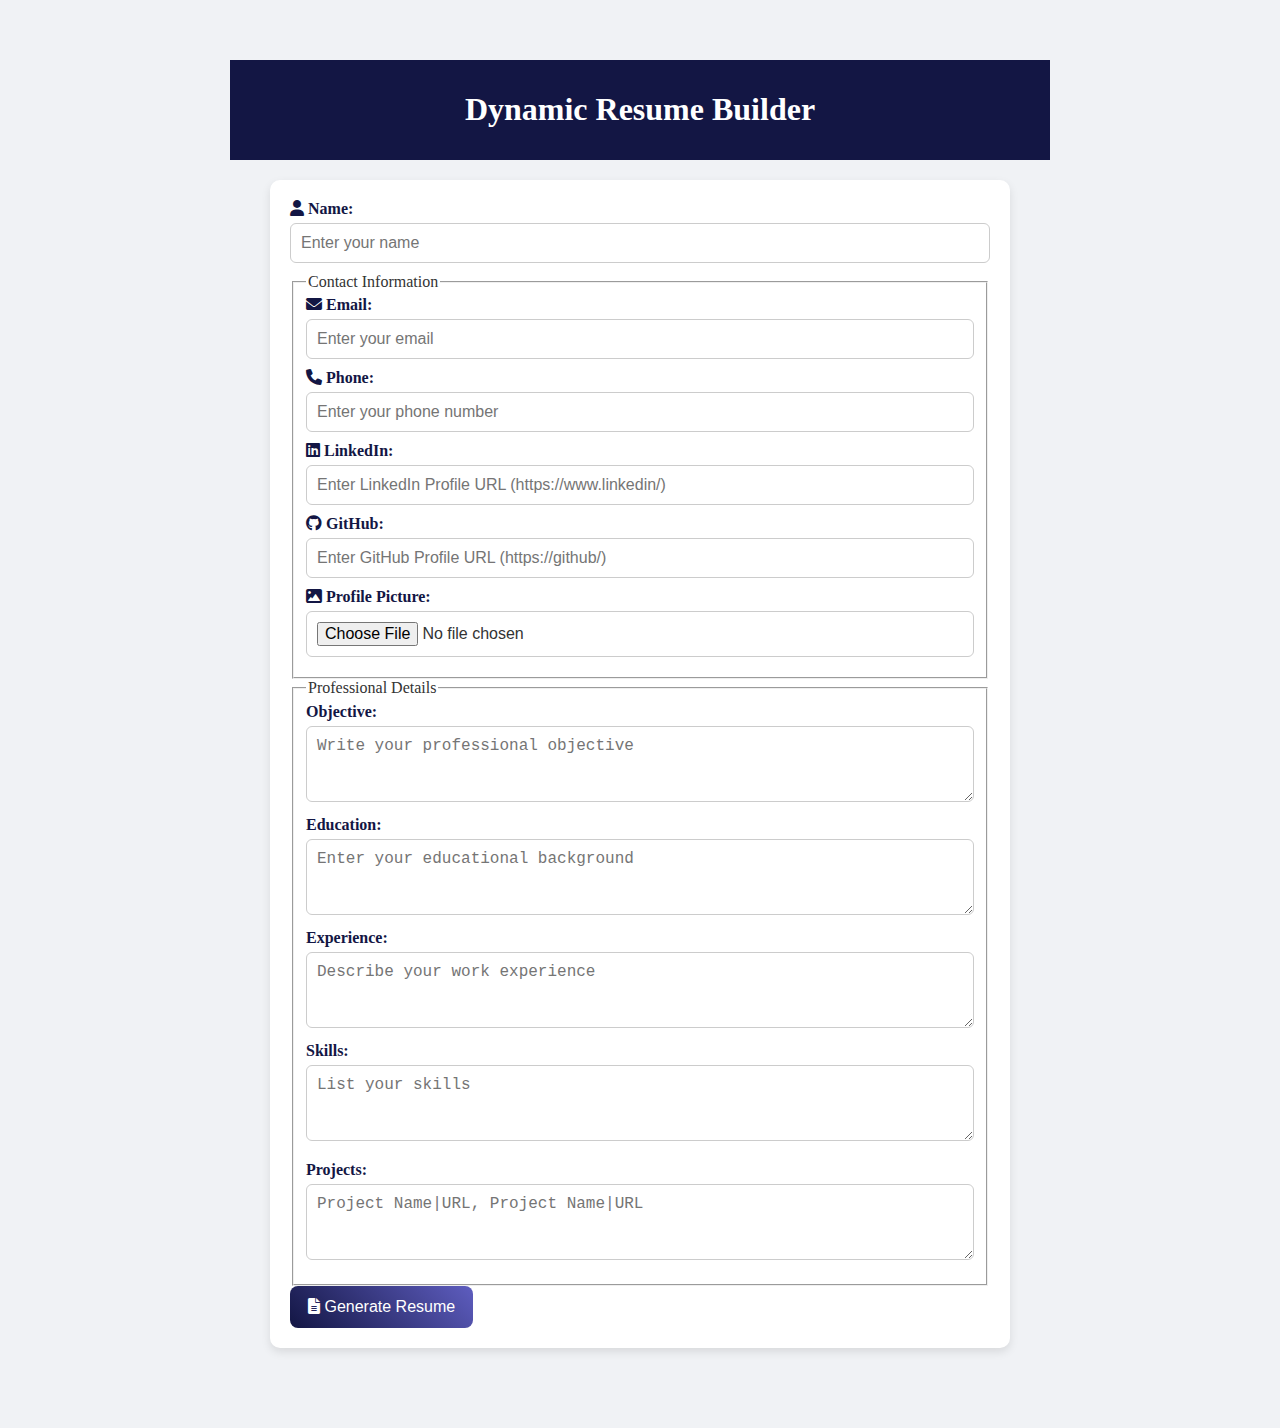
<file: dynamic_resume/index.html>
<!DOCTYPE html>
<html lang="en">

<head>
    <meta charset="UTF-8">
    <meta name="viewport" content="width=device-width, initial-scale=1.0">
    <title>Dynamic Resume Builder</title>
    <link rel="stylesheet" href="style.css">
    <link
    rel="stylesheet"
    href="https://cdnjs.cloudflare.com/ajax/libs/font-awesome/6.0.0-beta3/css/all.min.css"
  />
</head>

<body>
    <header>
        <h1>Dynamic Resume Builder</h1>
    </header>

    <main>
        <section id="form-section">
            <form id="resume-form">
                <div class="form-group">
                    <label for="name"><i class="fas fa-user"></i> Name:</label>
                    <input type="text" id="name" placeholder="Enter your name" required>
                </div>

                <fieldset>
                    <legend>Contact Information</legend>
                    <div class="form-group">
                        <label for="email"><i class="fas fa-envelope"></i> Email:</label>
                        <input type="email" id="email" placeholder="Enter your email" required>
                    </div>

                    <div class="form-group">
                        <label for="phone"><i class="fas fa-phone"></i> Phone:</label>
                        <input type="tel" id="phone" placeholder="Enter your phone number" required>
                    </div>

                    <div class="form-group">
                        <label for="linkedIn"><i class="fab fa-linkedin"></i> LinkedIn:</label>
                        <input type="url" id="linkedIn" placeholder="Enter LinkedIn Profile URL (https://www.linkedin/)">
                    </div>

                    <div class="form-group">
                        <label for="github"><i class="fab fa-github"></i> GitHub:</label>
                        <input type="url" id="github" placeholder="Enter GitHub Profile URL (https://github/)">
                    </div>

                    <div class="form-group">
                        <label for="imageUpload"><i class="fas fa-image"></i> Profile Picture:</label>
                        <input type="file" id="imageUpload" accept="image/*" required>
                    </div>
                </fieldset>

                <fieldset>
                    <legend>Professional Details</legend>
                    <label for="objective">Objective:</label>
                    <textarea id="objective" placeholder="Write your professional objective" rows="3" required></textarea>

                    <label for="education">Education:</label>
                    <textarea id="education" placeholder="Enter your educational background" rows="3" required></textarea>

                    <label for="experience">Experience:</label>
                    <textarea id="experience" placeholder="Describe your work experience" rows="3"></textarea>

                    <label for="skills">Skills:</label>
                    <textarea id="skills" placeholder="List your skills" rows="3" required></textarea>

                    <label for="projects">Projects:</label>
                    <textarea id="projects" placeholder="Project Name|URL, Project Name|URL" rows="3"></textarea>
                </fieldset>

                <button type="submit" class="btn-submit"><i class="fas fa-file-alt"></i> Generate Resume</button>
            </form>
        </section>

        <section id="resume-display">
            <!-- Dynamic resume will render here -->
        </section>
    </main>
    <script src="index.js"></script>
</body>

</html>
</file>
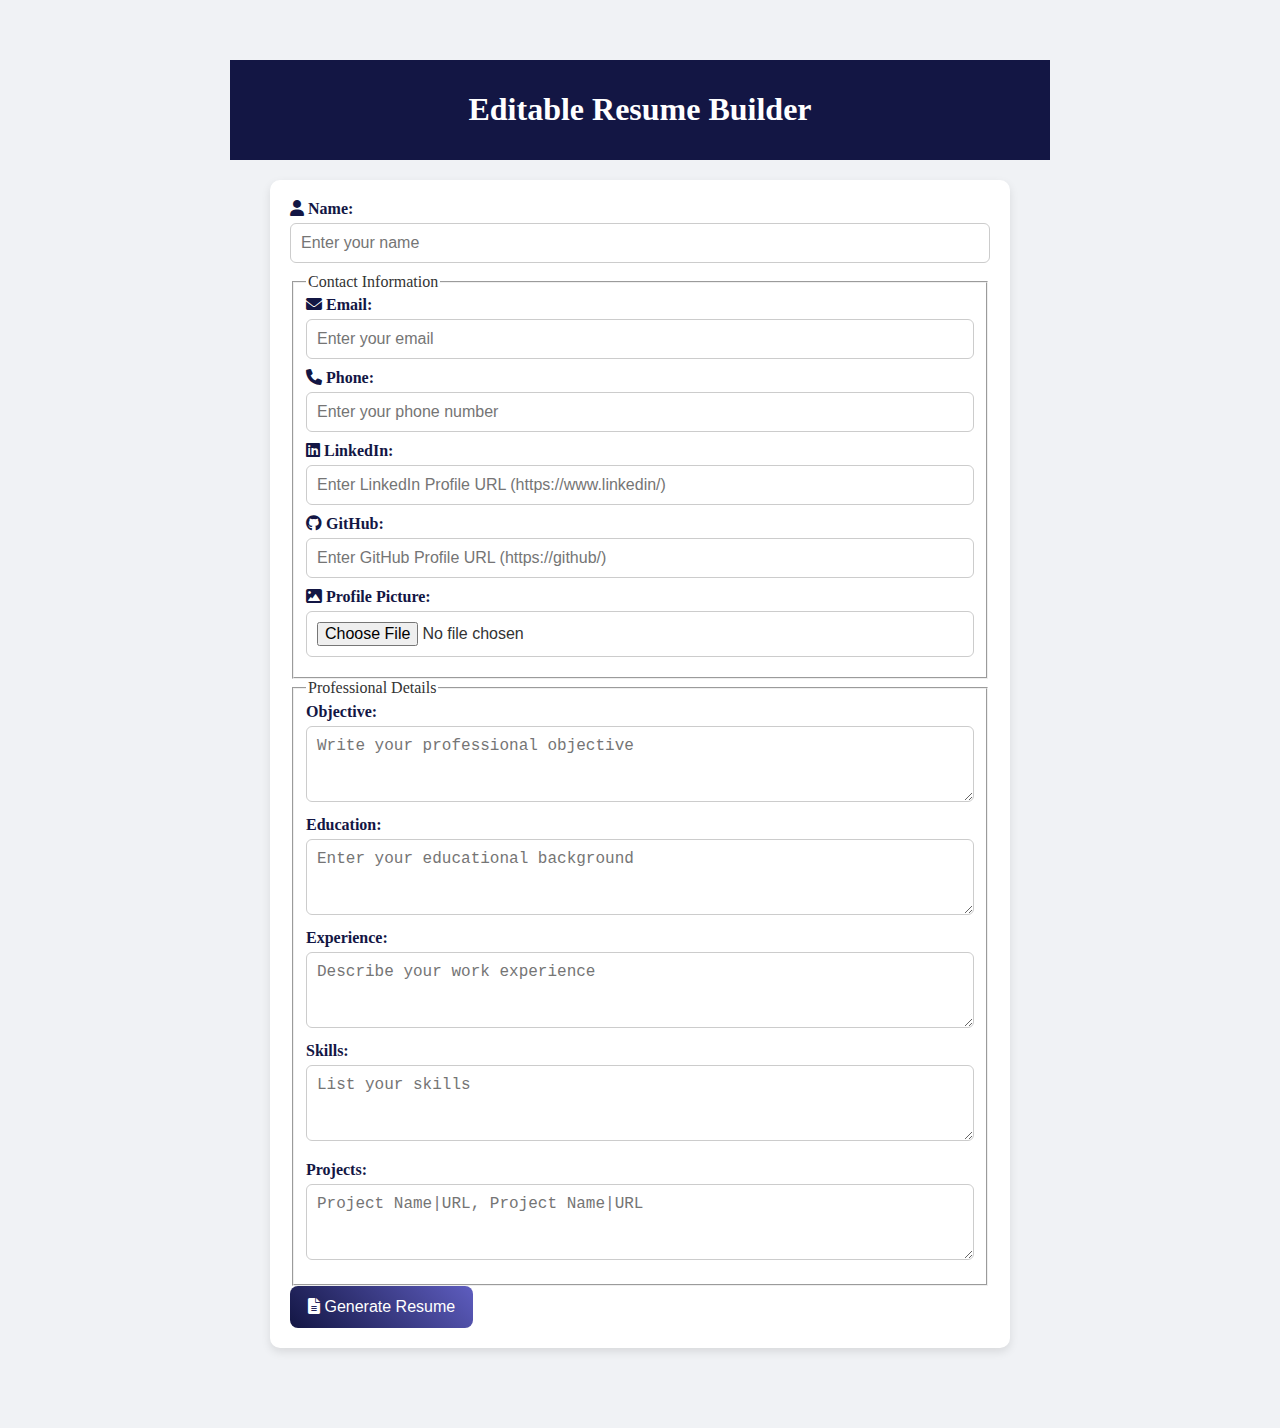
<file: editable_resume/index.html>
<!DOCTYPE html>
<html lang="en">

<head>
    <meta charset="UTF-8">
    <meta name="viewport" content="width=device-width, initial-scale=1.0">
    <title>Editable Resume Builder</title>
    <link rel="stylesheet" href="style.css">
    <link
    rel="stylesheet"
    href="https://cdnjs.cloudflare.com/ajax/libs/font-awesome/6.0.0-beta3/css/all.min.css"
  />
</head>

<body>
    <header>
        <h1>Editable Resume Builder</h1>
    </header>

    <main>
        <section id="form-section">
            <form id="resume-form">
                <div class="form-group">
                    <label for="name"><i class="fas fa-user"></i> Name:</label>
                    <input type="text" id="name" placeholder="Enter your name" required>
                </div>

                <fieldset>
                    <legend>Contact Information</legend>
                    <div class="form-group">
                        <label for="email"><i class="fas fa-envelope"></i> Email:</label>
                        <input type="email" id="email" placeholder="Enter your email" required>
                    </div>

                    <div class="form-group">
                        <label for="phone"><i class="fas fa-phone"></i> Phone:</label>
                        <input type="tel" id="phone" placeholder="Enter your phone number" required>
                    </div>

                    <div class="form-group">
                        <label for="linkedIn"><i class="fab fa-linkedin"></i> LinkedIn:</label>
                        <input type="url" id="linkedIn" placeholder="Enter LinkedIn Profile URL (https://www.linkedin/)">
                    </div>

                    <div class="form-group">
                        <label for="github"><i class="fab fa-github"></i> GitHub:</label>
                        <input type="url" id="github" placeholder="Enter GitHub Profile URL (https://github/)">
                    </div>

                    <div class="form-group">
                        <label for="imageUpload"><i class="fas fa-image"></i> Profile Picture:</label>
                        <input type="file" id="imageUpload" accept="image/*" required>
                    </div>
                </fieldset>

                <fieldset>
                    <legend>Professional Details</legend>
                    <label for="objective">Objective:</label>
                    <textarea id="objective" placeholder="Write your professional objective" rows="3" required></textarea>

                    <label for="education">Education:</label>
                    <textarea id="education" placeholder="Enter your educational background" rows="3" required></textarea>

                    <label for="experience">Experience:</label>
                    <textarea id="experience" placeholder="Describe your work experience" rows="3"></textarea>

                    <label for="skills">Skills:</label>
                    <textarea id="skills" placeholder="List your skills" rows="3" required></textarea>

                    <label for="projects">Projects:</label>
                    <textarea id="projects" placeholder="Project Name|URL, Project Name|URL" rows="3"></textarea>
                </fieldset>

                <button type="submit" class="btn-submit"><i class="fas fa-file-alt"></i> Generate Resume</button>
            </form>
        </section>

        <section id="resume-display">
            <!-- Dynamic resume will render here -->
        </section>
    </main>
    <script src="index.js"></script>
</body>

</html>
</file>
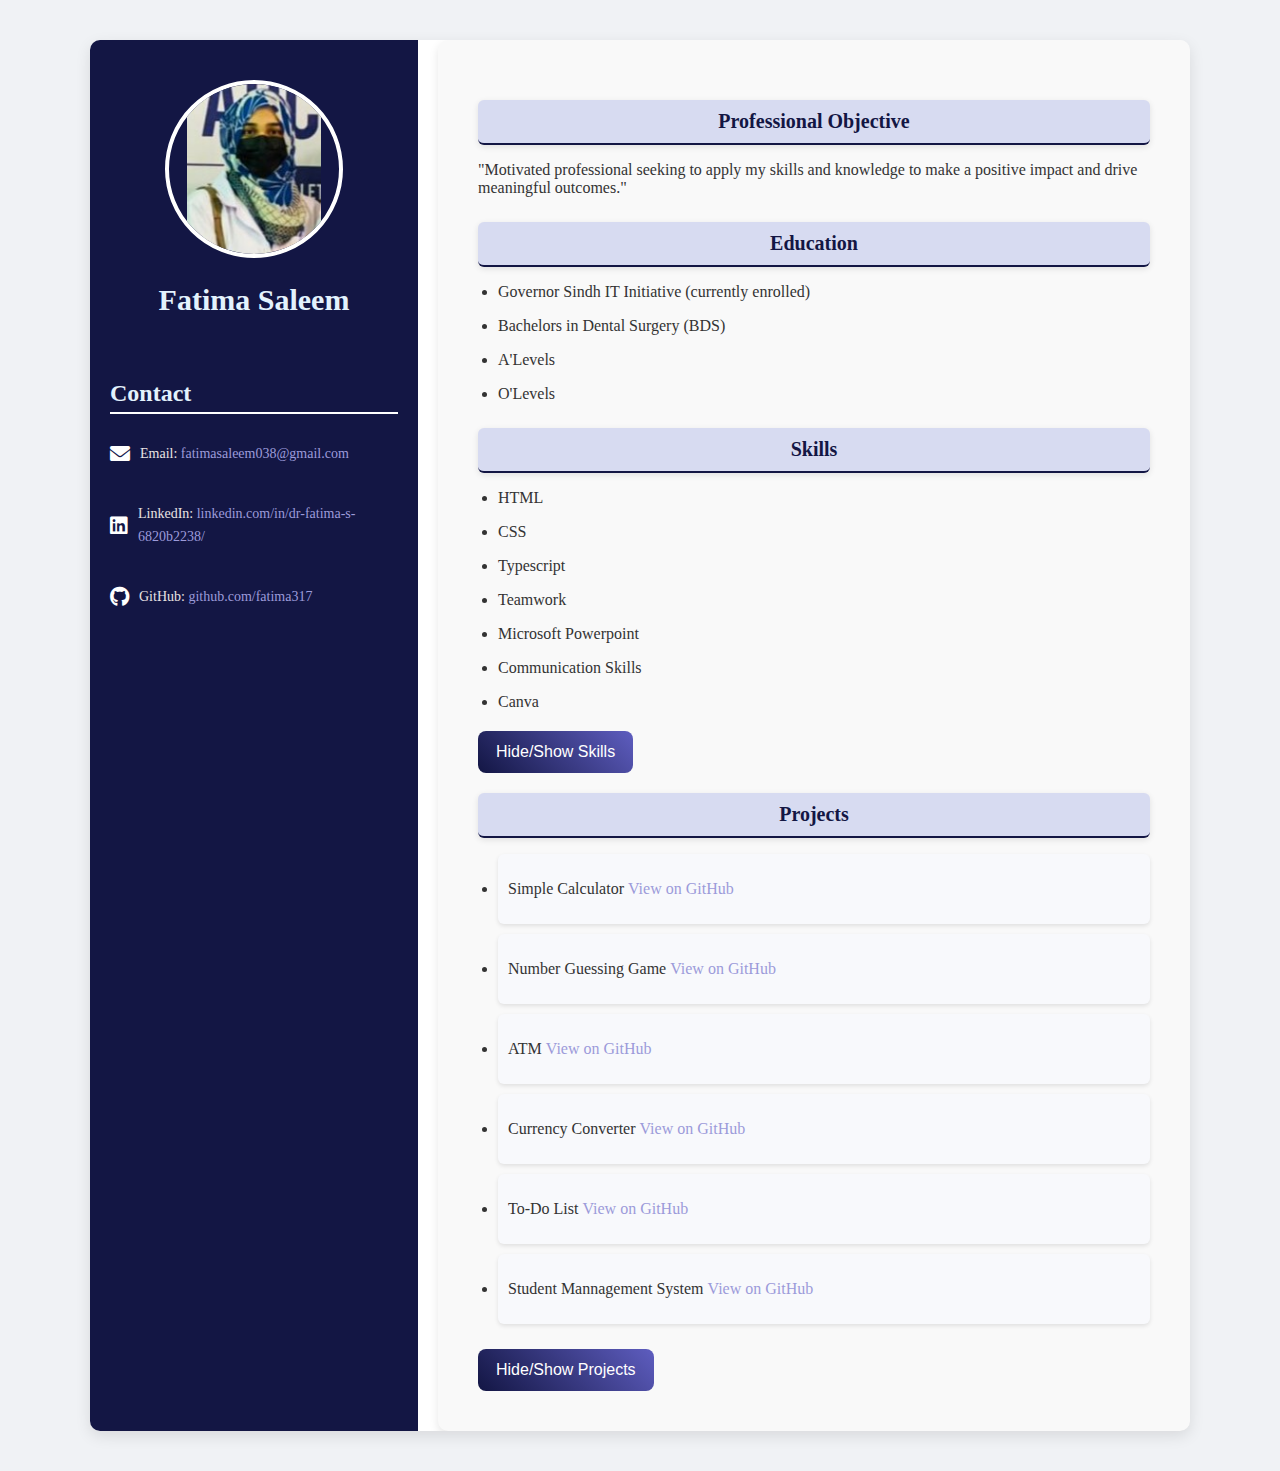
<file: static_resume/index.html>
<!DOCTYPE html>
<html lang="en">
  <head>
    <meta charset="UTF-8" />
    <meta name="viewport" content="width=device-width, initial-scale=1.0" />
    <title>Resume - Fatima Saleem</title>
    <!-- Link to external CSS file -->
    <link rel="stylesheet" href="style.css" />
    <link
      rel="stylesheet"
      href="https://cdnjs.cloudflare.com/ajax/libs/font-awesome/6.0.0-beta3/css/all.min.css"
    />
  </head>

  <body>
    <div class="resume-portfolio">
      <!-- Left Section -->
      <aside class="sidebar">
        <img src="profile.jpg" alt="Profile Picture" class="profile" />
        <h1>Fatima Saleem</h1>
        <br />
        <section id="contact">
          <h2>Contact</h2>
          <div class="contact-item">
            <i class="fas fa-envelope"></i>
            <p>
              Email:
              <a href="mailto:fatimasaleem038@gmail.com"
                >fatimasaleem038@gmail.com</a
              >
            </p>
          </div>
          <div class="contact-item">
            <i class="fab fa-linkedin"></i>
            <p>
              LinkedIn:
              <a href="https://www.linkedin.com/in/dr-fatima-s-6820b2238/"
                >linkedin.com/in/dr-fatima-s-6820b2238/</a
              >
            </p>
          </div>
          <div class="contact-item">
            <i class="fab fa-github"></i>
            <p>
              GitHub:
              <a href="https://github.com/fatima317">github.com/fatima317</a>
            </p>
          </div>
        </section>
      </aside>
      <!-- Right Section -->
      <main class="core-content">
        <section id="professional-objective">
          <h3>Professional Objective</h3>
          <p>
            "Motivated professional seeking to apply my skills and knowledge to
            make a positive impact and drive meaningful outcomes."
          </p>
        </section>

        <section id="education">
          <h3>Education</h3>
          <ul>
            <li>Governor Sindh IT Initiative (currently enrolled)</li>
            <li>Bachelors in Dental Surgery (BDS)</li>
            <li>A'Levels</li>
            <li>O'Levels</li>
          </ul>
        </section>

        <section id="skills">
          <h3>Skills</h3>
          <ul>
            <li>HTML</li>
            <li>CSS</li>
            <li>Typescript</li>
            <li>Teamwork</li>
            <li>Microsoft Powerpoint</li>
            <li>Communication Skills</li>
            <li>Canva</li>
          </ul>
        </section>
        <button id="toggleSkills">Hide/Show Skills</button>

        <section id="projects">
          <h3>Projects</h3>
          <ul class="projects">
            <li>
              <p>
                Simple Calculator
                <a
                  href="https://github.com/fatima317/simple-calculator"
                  target="_blank"
                  >View on GitHub</a
                >
              </p>
            </li>
            <li>
              <p>
                Number Guessing Game
                <a
                  href="https://github.com/fatima317/cli-number-guessing"
                  target="_blank"
                  >View on GitHub</a
                >
              </p>
            </li>
            <li>
              <p>
                ATM
                <a href="https://github.com/fatima317/cli-atm" target="_blank"
                  >View on GitHub</a
                >
              </p>
            </li>
            <li>
              <p>
                Currency Converter
                <a
                  href="https://github.com/fatima317/cli_currency-converter"
                  target="_blank"
                  >View on GitHub</a
                >
              </p>
            </li>
            <li>
              <p>
                To-Do List
                <a href="https://github.com/fatima317/cli_todos" target="_blank"
                  >View on GitHub</a
                >
              </p>
            </li>
            <li>
              <p>
                Student Mannagement System
                <a
                  href="https://github.com/fatima317/student_management_system"
                  target="_blank"
                  >View on GitHub</a
                >
              </p>
            </li>
          </ul>
        </section>
        <button id="toggleProjects">Hide/Show Projects</button>
      </main>
    </div>
    <script src="index.js"></script>
  </body>
</html>
</file>
<file: dynamic_resume/style.css>
body {
  font-family: "Poppins", Georgia, 'Times New Roman', Times;
  background-color: #f0f2f5;
  color: #333;
  margin: 0;
  padding: 40px;
  }
  
  header{
    background-color: #131644;
    color:#fff;
    padding: 10px;
    text-align: center;
    margin: 20px auto;
    max-width: 800px;
  }

  form {
    background: #ffffff;
    padding: 20px;
    border-radius: 10px;
    box-shadow: 0 4px 10px rgba(0, 0, 0, 0.1);
    max-width: 700px;
    margin: 20px auto;
}

form input, form textarea {
  width: 100%;
  border: 1px solid #ccc;
  padding: 10px;
  margin-top: 5px;
  margin-bottom: 10px;
  border-radius: 6px;
  font-size: 16px;
  box-sizing: border-box;
}

form label {
  font-weight: bold;
  color: #131644;
}

  .resume-portfolio {
    display: flex;
    max-width: 1100px;
    margin: 0 auto;
    background-color: #fff;
    border-radius: 10px;
    box-shadow: 0 5px 15px rgba(0, 0, 0, 0.1);
    overflow: hidden;
  }
  
  /* Sidebar Section */
  .sidebar {
    background-color: #131644;
    color: #ffffff;
    padding: 40px 20px;
    width: 30%;
    display: flex;
    flex-direction: column;
    align-items: center;
  }
  
  .profile {
    width: 170px;
    height: 170px;
    border-radius: 50%;
    border: 4px solid #ffffff;
    margin-bottom: 15px;
    object-fit:contain;
    
  }
  .sidebar h1 {
    font-size: 30px;
    margin: 10px 0;
    text-align: center;
    color: #e3f2fd;
    margin-bottom: 25px;
  }
  .sidebar h2 {
    font-size: 24px;
    border-bottom: 2px solid #ffffff;
    padding-bottom: 5px;
    margin-bottom: 15px;
    color: #e3f2fd;
  }
  .sidebar p {
    font-size: 14px;
    line-height: 1.6;
    color: #e9e3e3;
  }
  
  .core-content {
    width: 70%;
    padding: 40px;
    background-color: #f9f9f9;
    color: #333;
    border-radius: 10px;
    box-shadow: 0 4px 10px rgba(0, 0, 0, 0.1);
    margin-left: 20px;
  }

  .core-content h3 {
    background: #d7dbf1;
    color: #131644;
    padding: 10px 20px;
    font-size: 20px;
    text-align: center;
    border-radius: 6px;
    margin-bottom: 15px;
    box-shadow: 0 2px 6px rgba(0, 0, 0, 0.1);
  }
  .sidebar a, .core-content a {
    color: #9c9bda;
    text-decoration: none;
    font-weight:lighter;
  }

  .sidebar a:hover {
    color: #c8c9ce;
    text-decoration: underline;
  }
   .core-content a:hover {
    color: #32364b;
    text-decoration: underline;
  }
  
  .contact-item {
    display: flex;
    align-items: center;
    font-size: 16px; /* Consistent font size */
    margin-bottom: 10px; /* Space between items */
    color: #333; /* Default text color */
  }
  
  .contact-item i {
    margin-right: 10px; /* Space between icon and text */
    color: #ffffff; /* Icon color */
    font-size: 16px; /* Adjust icon size */
  }
  
  section {
    margin-bottom: 25px;
  }

  .projects li {
    margin-bottom: 10px;
    background: #f8f9fc;
    padding: 10px;
    border-radius: 6px;
    box-shadow: 0 2px 4px rgba(0, 0, 0, 0.1);
  }
  
  ul {
    list-style-type: disc;
    padding-left: 20px;
  }
  
  ul li {
    font-size: 16px;
    margin-bottom: 16px;
  }
  
  #skills {
    display: block;
    margin-bottom: 20px;
  }
  
  h3 {
    font-size: 26px;
    color: #131644;
    margin-bottom: 15px;
    border-bottom: 2px solid #131644;
    padding-bottom: 5px;
  }
  
  button {
    font-family: "Poppins", sans-serif;
    border-radius: 8px;
    background: linear-gradient(45deg, #131644, #5e5dbf);
    color: white;
    border: none;
    padding: 12px 18px;
    font-size: 16px;
    cursor: pointer;
    transition: transform 0.3s, background-color 0.3;
  }

 button:hover {
background: linear-gradient(45deg, #5e5dbf, #131644);
transform: scale(1.05);
  }

  @media (max-width: 768px) {
    .resume-portfolio {
      flex-direction: column;
    }
    .sidebar,
    .core-content {
      width: 100%;
      padding: 20px;
    }
    input, textarea {
      width: 100%; /* Full width on smaller screens */
  }
  }
  #resume-display {
    display: block;
}
</file>
<file: editable_resume/style.css>
body {
  font-family: "Poppins", Georgia, 'Times New Roman', Times;
  background-color: #f0f2f5;
  color: #333;
  margin: 0;
  padding: 40px;
  }

  header{
    background-color: #131644;
    color:#fff;
    padding: 10px;
    text-align: center;
    margin: 20px auto;
    max-width: 800px;
  }

  form {
    background: #ffffff;
    padding: 20px;
    border-radius: 10px;
    box-shadow: 0 4px 10px rgba(0, 0, 0, 0.1);
    max-width: 700px;
    margin: 20px auto;
}

form input, form textarea {
    width: 100%;
    border: 1px solid #ccc;
    padding: 10px;
    margin-top: 5px;
    margin-bottom: 10px;
    border-radius: 6px;
    font-size: 16px;
    box-sizing: border-box;
}

form label {
    font-weight: bold;
    color: #131644;
}

  .resume-portfolio {
    display: flex;
    max-width: 1100px;
    margin: 0 auto;
    background-color: #fff;
    border-radius: 10px;
    box-shadow: 0 5px 15px rgba(0, 0, 0, 0.1);
    overflow: hidden;
  }
  
  /* Sidebar Section */
  .sidebar {
    background-color: #131644;
    color: #ffffff;
    padding: 40px 20px;
    width: 30%;
    display: flex;
    flex-direction: column;
    align-items: center;
  }
  
  .profile {
    width: 170px;
    height: 170px;
    border-radius: 50%;
    border: 4px solid #ffffff;
    margin-bottom: 15px;
    object-fit:contain;
    
  }
  .sidebar h1 {
    font-size: 30px;
    margin: 10px 0;
    text-align: center;
    color: #e3f2fd;
    margin-bottom: 25px;
  }
  .sidebar h2 {
    font-size: 24px;
    border-bottom: 2px solid #ffffff;
    padding-bottom: 5px;
    margin-bottom: 15px;
    color: #e3f2fd;
  }
  .sidebar p {
    font-size: 14px;
    line-height: 1.6;
    color: #e9e3e3;
  }
  
  .core-content {
    width: 70%;
    padding: 40px;
    background-color: #f9f9f9;
    color: #333;
    border-radius: 10px;
    box-shadow: 0 4px 10px rgba(0, 0, 0, 0.1);
    margin-left: 20px;
  }
  
  .core-content h3 {
    background: #d7dbf1;
    color: #131644;
    padding: 10px 20px;
    font-size: 20px;
    text-align: center;
    border-radius: 6px;
    margin-bottom: 15px;
    box-shadow: 0 2px 6px rgba(0, 0, 0, 0.1);
  }

  .sidebar a, .core-content a {
    color: #9c9bda;
    text-decoration: none;
    font-weight:lighter;
  }

  .sidebar a:hover {
    color: #c8c9ce;
    text-decoration: underline;
  }
   .core-content a:hover {
    color: #32364b;
    text-decoration: underline;
  }
  
  .contact-item {
    display: flex;
    align-items: center;
    font-size: 16px; /* Consistent font size */
    margin-bottom: 2px; /* Space between items */
    color: #333; /* Default text color */
  }
  
  .contact-item i {
    margin-right: 10px; /* Space between icon and text */
    color: #ffffff; /* Icon color */
    font-size: 16px; /* Adjust icon size */
  }
  
  section {
    margin-bottom: 25px;
  }

  .projects li {
    margin-bottom: 10px;
    background: #f8f9fc;
    padding: 10px;
    border-radius: 6px;
    box-shadow: 0 2px 4px rgba(0, 0, 0, 0.1);
  }
  
  
  ul {
    list-style-type: disc;
    padding-left: 20px;
  }
  
  ul li {
    font-size: 16px;
    margin-bottom: 16px;
  }
  
  #skills {
    display: block;
    margin-bottom: 20px;
  }
  
  h3 {
    font-size: 26px;
    color: #131644;
    margin-bottom: 15px;
    border-bottom: 2px solid #131644;
    padding-bottom: 5px;
  }
  
  button {
    font-family: "Poppins", sans-serif;
    border-radius: 8px;
    background: linear-gradient(45deg, #131644, #5e5dbf);
    color: white;
    border: none;
    padding: 12px 18px;
    font-size: 16px;
    cursor: pointer;
    transition: transform 0.3s, background-color 0.3;
  }
  
  button:hover {
    background: linear-gradient(45deg, #5e5dbf, #131644);
    transform: scale(1.05);
      }
      
  @media (max-width: 768px) {
    .resume-portfolio {
      flex-direction: column;
    }
    .sidebar,
    .core-content {
      width: 100%;
      padding: 20px;
    }
    input, textarea {
      width: 100%; /* Full width on smaller screens */
  }
  }
  #resume-display {
    display: block;
}
.contenteditable-container:hover {
  background-color: #444; /* Slightly lighter shade for better contrast */
  color: #fff; 
  cursor: text;
  border-radius: 6px; /* Slightly increased for smoother corners */
  padding: 8px; /* Increased padding for better spacing */
  transition: background-color 0.3s ease, color 0.3s ease, box-shadow 0.3s ease; /* Added ease for smoother transitions */
  box-shadow: 0 2px 8px rgba(0, 0, 0, 0.5); /* Softer shadow for depth */
  margin: 10px 20px; /* Combined shorthand for vertical and horizontal margins */
  max-width: 800px; 
  border: 1px solid #555; /* Softer border for subtle emphasis */
}
</file>
<file: static_resume/style.css>
body {
    font-family: "Poppins", Georgia, 'Times New Roman', Times;
    background-color: #f0f2f5;
    color: #333;
    margin: 0;
    padding: 40px;
  }
  
  .resume-portfolio {
    display: flex;
    max-width: 1100px;
    margin: 0 auto;
    background-color: #fff;
    border-radius: 10px;
    box-shadow: 0 5px 15px rgba(0, 0, 0, 0.1);
    overflow: hidden;
  }
  
  /* Sidebar Section */
  .sidebar {
    background-color: #131644;
    color: #ffffff;
    padding: 40px 20px;
    width: 30%;
    display: flex;
    flex-direction: column;
    align-items: center;
  }
  
  .profile {
    width: 170px;
    height: 170px;
    border-radius: 50%;
    border: 4px solid #ffffff;
    margin-bottom: 15px;
    object-fit:contain;
    
  }
  .sidebar h1 {
    font-size: 30px;
    margin: 10px 0;
    text-align: center;
    color: #e3f2fd;
    margin-bottom: 25px;
  }
  .sidebar h2 {
    font-size: 24px;
    border-bottom: 2px solid #ffffff;
    padding-bottom: 5px;
    margin-bottom: 15px;
    color: #e3f2fd;
  }
  .sidebar p {
    font-size: 14px;
    line-height: 1.6;
    color: #e9e3e3;
  }
  
  .core-content {
    width: 70%;
    padding: 40px;
    background-color: #f9f9f9;
    color: #333;
    border-radius: 10px;
    box-shadow: 0 4px 10px rgba(0, 0, 0, 0.1);
    margin-left: 20px;
  }
  
  .core-content h3 {
    background: #d7dbf1;
    color: #131644;
    padding: 10px 20px;
    font-size: 20px;
    text-align: center;
    border-radius: 6px;
    margin-bottom: 15px;
    box-shadow: 0 2px 6px rgba(0, 0, 0, 0.1);
  }

  .sidebar a, .core-content a {
    color: #9c9bda;
    text-decoration: none;
    font-weight:lighter;
  }
  
  .sidebar a:hover {
    color: #c8c9ce;
    text-decoration: underline;
  }
   .core-content a:hover {
    color: #32364b;
    text-decoration: underline;
  }
  
  .contact-item {
    display: flex;
    align-items: center;
    font-size: 16px; /* Consistent font size */
    margin-bottom: 10px; /* Space between items */
    color: #333; /* Default text color */
  }
  
  .contact-item i {
    margin-right: 10px; /* Space between icon and text */
    color: #ffffff; /* Icon color */
    font-size: 20px; /* Adjust icon size */
  }
  
  section {
    margin-bottom: 25px;
  }

  .projects li {
  margin-bottom: 10px;
  background: #f8f9fc;
  padding: 10px;
  border-radius: 6px;
  box-shadow: 0 2px 4px rgba(0, 0, 0, 0.1);
}
  
  ul {
    list-style-type: disc;
    padding-left: 20px;
  }
  
  ul li {
    font-size: 16px;
    margin-bottom: 16px;
  }
  
  #skills {
    display: block;
    margin-bottom: 20px;
  }
  
  h3 {
    font-size: 26px;
    color: #131644;
    margin-bottom: 15px;
    border-bottom: 2px solid #131644;
    padding-bottom: 5px;
  }
  
    button {
      font-family: "Poppins", sans-serif;
      border-radius: 8px;
      background: linear-gradient(45deg, #131644, #5e5dbf);
      color: white;
      border: none;
      padding: 12px 18px;
      font-size: 16px;
      cursor: pointer;
      transition: transform 0.3s, background-color 0.3;
    }
  
   button:hover {
  background: linear-gradient(45deg, #5e5dbf, #131644);
  transform: scale(1.05);
}
  @media (max-width: 768px) {
    .resume-portfolio {
      flex-direction: column;
    }
    .sidebar,
    .core-content {
      width: 100%;
      padding: 20px;
    }
  }
</file>
